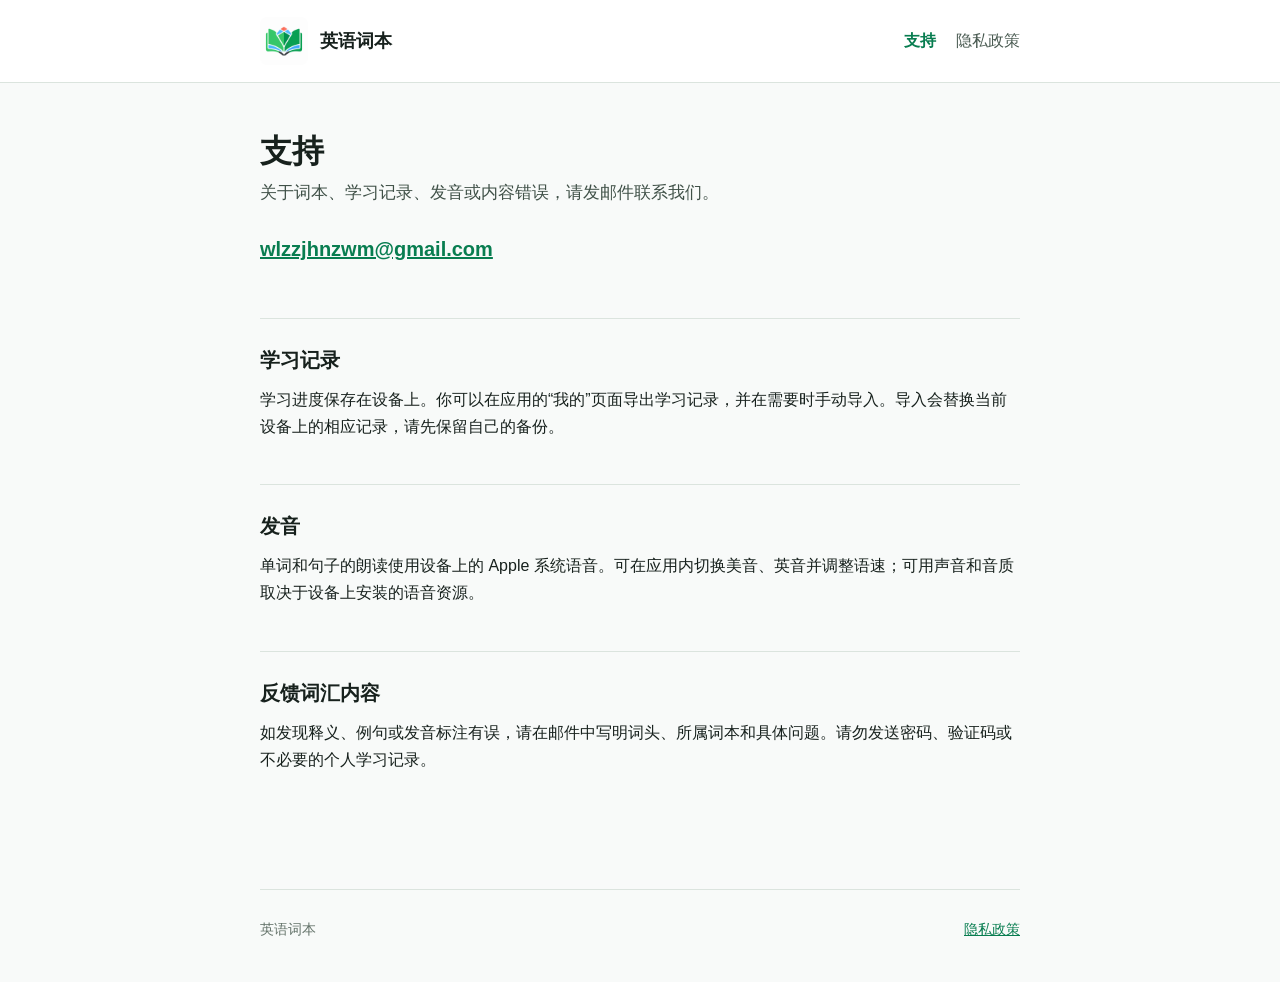
<file: index.html>
<!doctype html>
<html lang="zh-CN">
<head>
  <meta charset="utf-8">
  <meta name="viewport" content="width=device-width, initial-scale=1">
  <meta name="description" content="英语词本的支持与联系信息。">
  <title>支持 - 英语词本</title>
  <link rel="stylesheet" href="style.css">
</head>
<body>
  <header class="site-header">
    <div class="wrap header-inner">
      <a class="brand" href="./" aria-label="英语词本支持首页">
        <img src="icon.png" alt="" width="48" height="48">
        <span>英语词本</span>
      </a>
      <nav aria-label="页面导航">
        <a href="./" aria-current="page">支持</a>
        <a href="privacy.html">隐私政策</a>
      </nav>
    </div>
  </header>
  <main class="wrap">
    <h1>支持</h1>
    <p class="lead">关于词本、学习记录、发音或内容错误，请发邮件联系我们。</p>
    <p><a class="email" href="mailto:wlzzjhnzwm@gmail.com">wlzzjhnzwm@gmail.com</a></p>

    <section aria-labelledby="progress">
      <h2 id="progress">学习记录</h2>
      <p>学习进度保存在设备上。你可以在应用的“我的”页面导出学习记录，并在需要时手动导入。导入会替换当前设备上的相应记录，请先保留自己的备份。</p>
    </section>
    <section aria-labelledby="audio">
      <h2 id="audio">发音</h2>
      <p>单词和句子的朗读使用设备上的 Apple 系统语音。可在应用内切换美音、英音并调整语速；可用声音和音质取决于设备上安装的语音资源。</p>
    </section>
    <section aria-labelledby="content">
      <h2 id="content">反馈词汇内容</h2>
      <p>如发现释义、例句或发音标注有误，请在邮件中写明词头、所属词本和具体问题。请勿发送密码、验证码或不必要的个人学习记录。</p>
    </section>
  </main>
  <footer class="wrap">
    <span>英语词本</span>
    <a href="privacy.html">隐私政策</a>
  </footer>
</body>
</html>
</file>
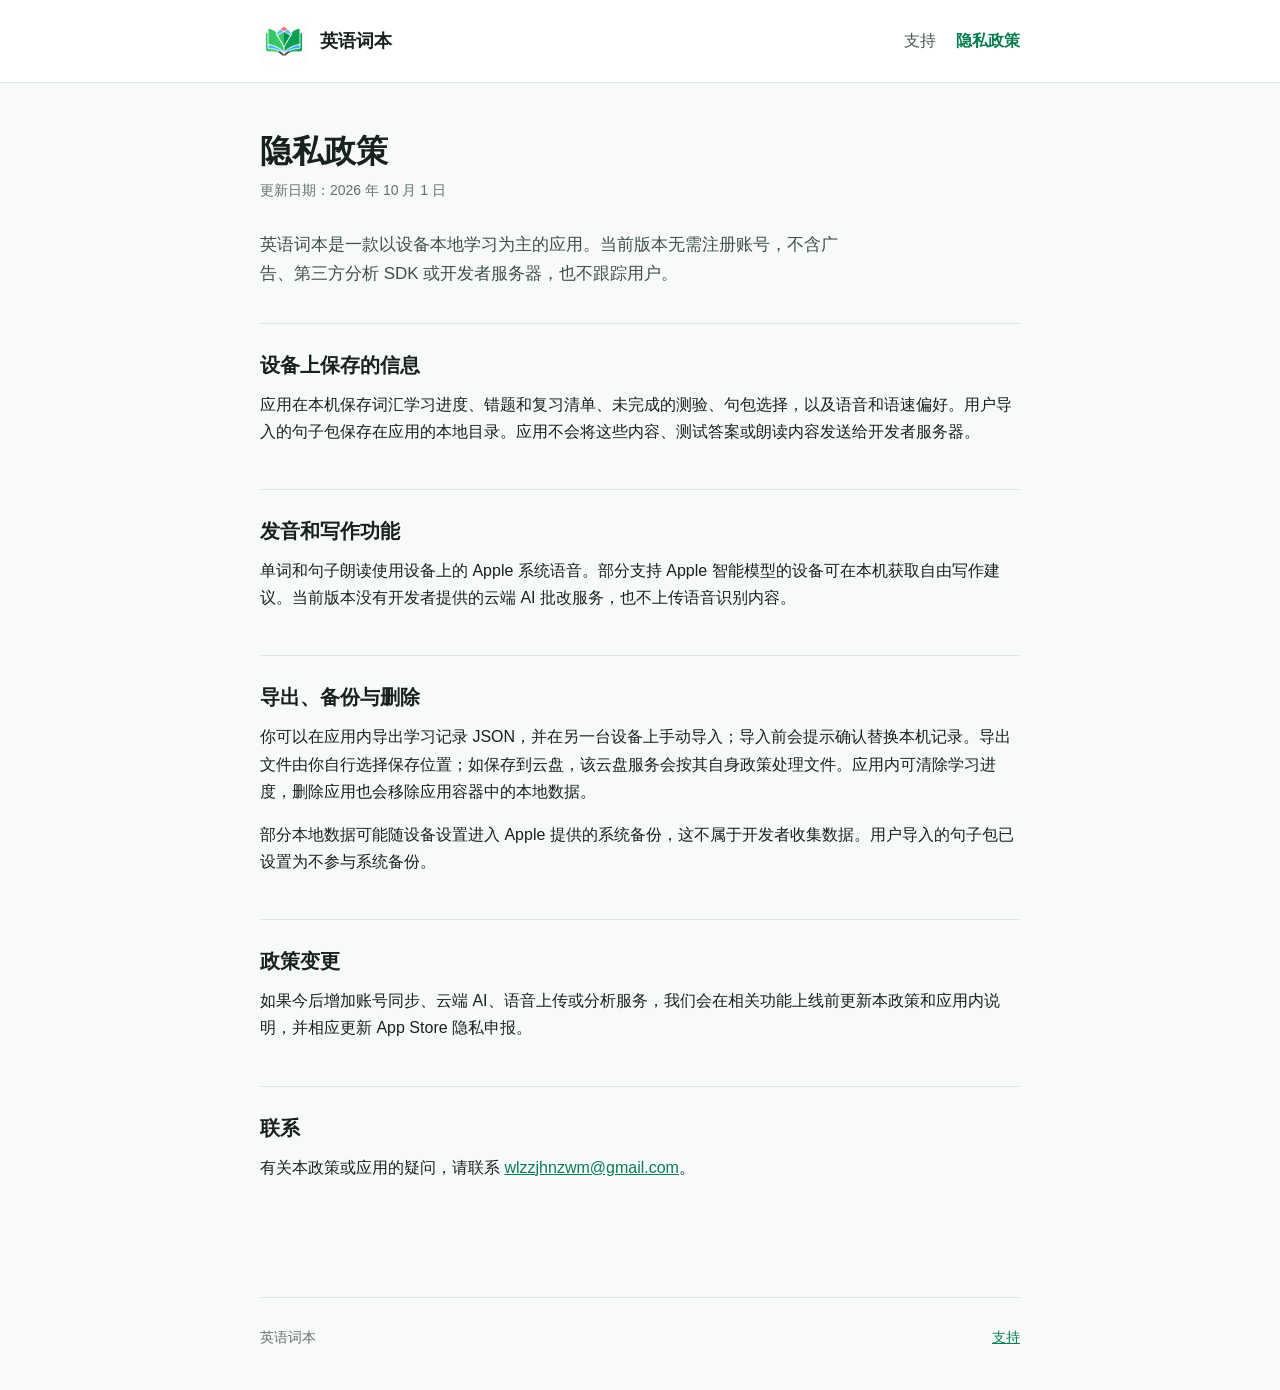
<file: privacy.html>
<!doctype html>
<html lang="zh-CN">
<head>
  <meta charset="utf-8">
  <meta name="viewport" content="width=device-width, initial-scale=1">
  <meta name="description" content="英语词本的隐私政策。">
  <title>隐私政策 - 英语词本</title>
  <link rel="stylesheet" href="style.css">
</head>
<body>
  <header class="site-header">
    <div class="wrap header-inner">
      <a class="brand" href="./" aria-label="英语词本支持首页">
        <img src="icon.png" alt="" width="48" height="48">
        <span>英语词本</span>
      </a>
      <nav aria-label="页面导航">
        <a href="./">支持</a>
        <a href="privacy.html" aria-current="page">隐私政策</a>
      </nav>
    </div>
  </header>
  <main class="wrap">
    <h1>隐私政策</h1>
    <p class="updated">更新日期：2026 年 10 月 1 日</p>
    <p class="lead">英语词本是一款以设备本地学习为主的应用。当前版本无需注册账号，不含广告、第三方分析 SDK 或开发者服务器，也不跟踪用户。</p>

    <section aria-labelledby="stored">
      <h2 id="stored">设备上保存的信息</h2>
      <p>应用在本机保存词汇学习进度、错题和复习清单、未完成的测验、句包选择，以及语音和语速偏好。用户导入的句子包保存在应用的本地目录。应用不会将这些内容、测试答案或朗读内容发送给开发者服务器。</p>
    </section>
    <section aria-labelledby="speech">
      <h2 id="speech">发音和写作功能</h2>
      <p>单词和句子朗读使用设备上的 Apple 系统语音。部分支持 Apple 智能模型的设备可在本机获取自由写作建议。当前版本没有开发者提供的云端 AI 批改服务，也不上传语音识别内容。</p>
    </section>
    <section aria-labelledby="export">
      <h2 id="export">导出、备份与删除</h2>
      <p>你可以在应用内导出学习记录 JSON，并在另一台设备上手动导入；导入前会提示确认替换本机记录。导出文件由你自行选择保存位置；如保存到云盘，该云盘服务会按其自身政策处理文件。应用内可清除学习进度，删除应用也会移除应用容器中的本地数据。</p>
      <p>部分本地数据可能随设备设置进入 Apple 提供的系统备份，这不属于开发者收集数据。用户导入的句子包已设置为不参与系统备份。</p>
    </section>
    <section aria-labelledby="changes">
      <h2 id="changes">政策变更</h2>
      <p>如果今后增加账号同步、云端 AI、语音上传或分析服务，我们会在相关功能上线前更新本政策和应用内说明，并相应更新 App Store 隐私申报。</p>
    </section>
    <section aria-labelledby="contact">
      <h2 id="contact">联系</h2>
      <p>有关本政策或应用的疑问，请联系 <a href="mailto:wlzzjhnzwm@gmail.com">wlzzjhnzwm@gmail.com</a>。</p>
    </section>
  </main>
  <footer class="wrap">
    <span>英语词本</span>
    <a href="./">支持</a>
  </footer>
</body>
</html>
</file>
<file: style.css>
:root {
  color-scheme: light;
  font-family: -apple-system, BlinkMacSystemFont, "PingFang SC", "Hiragino Sans GB", sans-serif;
  color: #17211d;
  background: #f8faf9;
}
* { box-sizing: border-box; }
body { margin: 0; line-height: 1.7; }
a { color: #087d50; }
a:hover { color: #005f3b; }
.wrap { width: min(100% - 40px, 760px); margin-inline: auto; }
.site-header { border-bottom: 1px solid #dbe4de; background: #fff; }
.header-inner { display: flex; align-items: center; justify-content: space-between; gap: 20px; min-height: 82px; }
.brand { display: inline-flex; align-items: center; gap: 12px; color: #17211d; font-size: 18px; font-weight: 700; text-decoration: none; white-space: nowrap; }
.brand img { width: 48px; height: 48px; border-radius: 8px; }
nav { display: flex; gap: 20px; }
nav a { color: #4a5b52; text-decoration: none; white-space: nowrap; }
nav a[aria-current="page"] { color: #087d50; font-weight: 700; }
main { padding-block: 48px 72px; }
h1 { margin: 0 0 8px; font-size: 32px; line-height: 1.25; }
h2 { margin: 0 0 12px; font-size: 20px; line-height: 1.35; }
p { margin: 0 0 16px; }
.lead { max-width: 62ch; color: #3f5047; font-size: 17px; }
.updated { margin-bottom: 28px; color: #64736a; font-size: 14px; }
.email { display: inline-block; margin: 8px 0 18px; font-size: 20px; font-weight: 700; overflow-wrap: anywhere; }
section { padding-block: 28px; border-top: 1px solid #dbe4de; }
section:first-of-type { margin-top: 34px; }
footer { display: flex; justify-content: space-between; gap: 24px; padding-block: 28px 40px; border-top: 1px solid #dbe4de; color: #64736a; font-size: 14px; }
@media (max-width: 480px) {
  .wrap { width: min(100% - 32px, 760px); }
  .header-inner { align-items: flex-start; flex-direction: column; gap: 10px; padding-block: 14px; }
  main { padding-block: 36px 54px; }
  h1 { font-size: 28px; }
}
</file>
